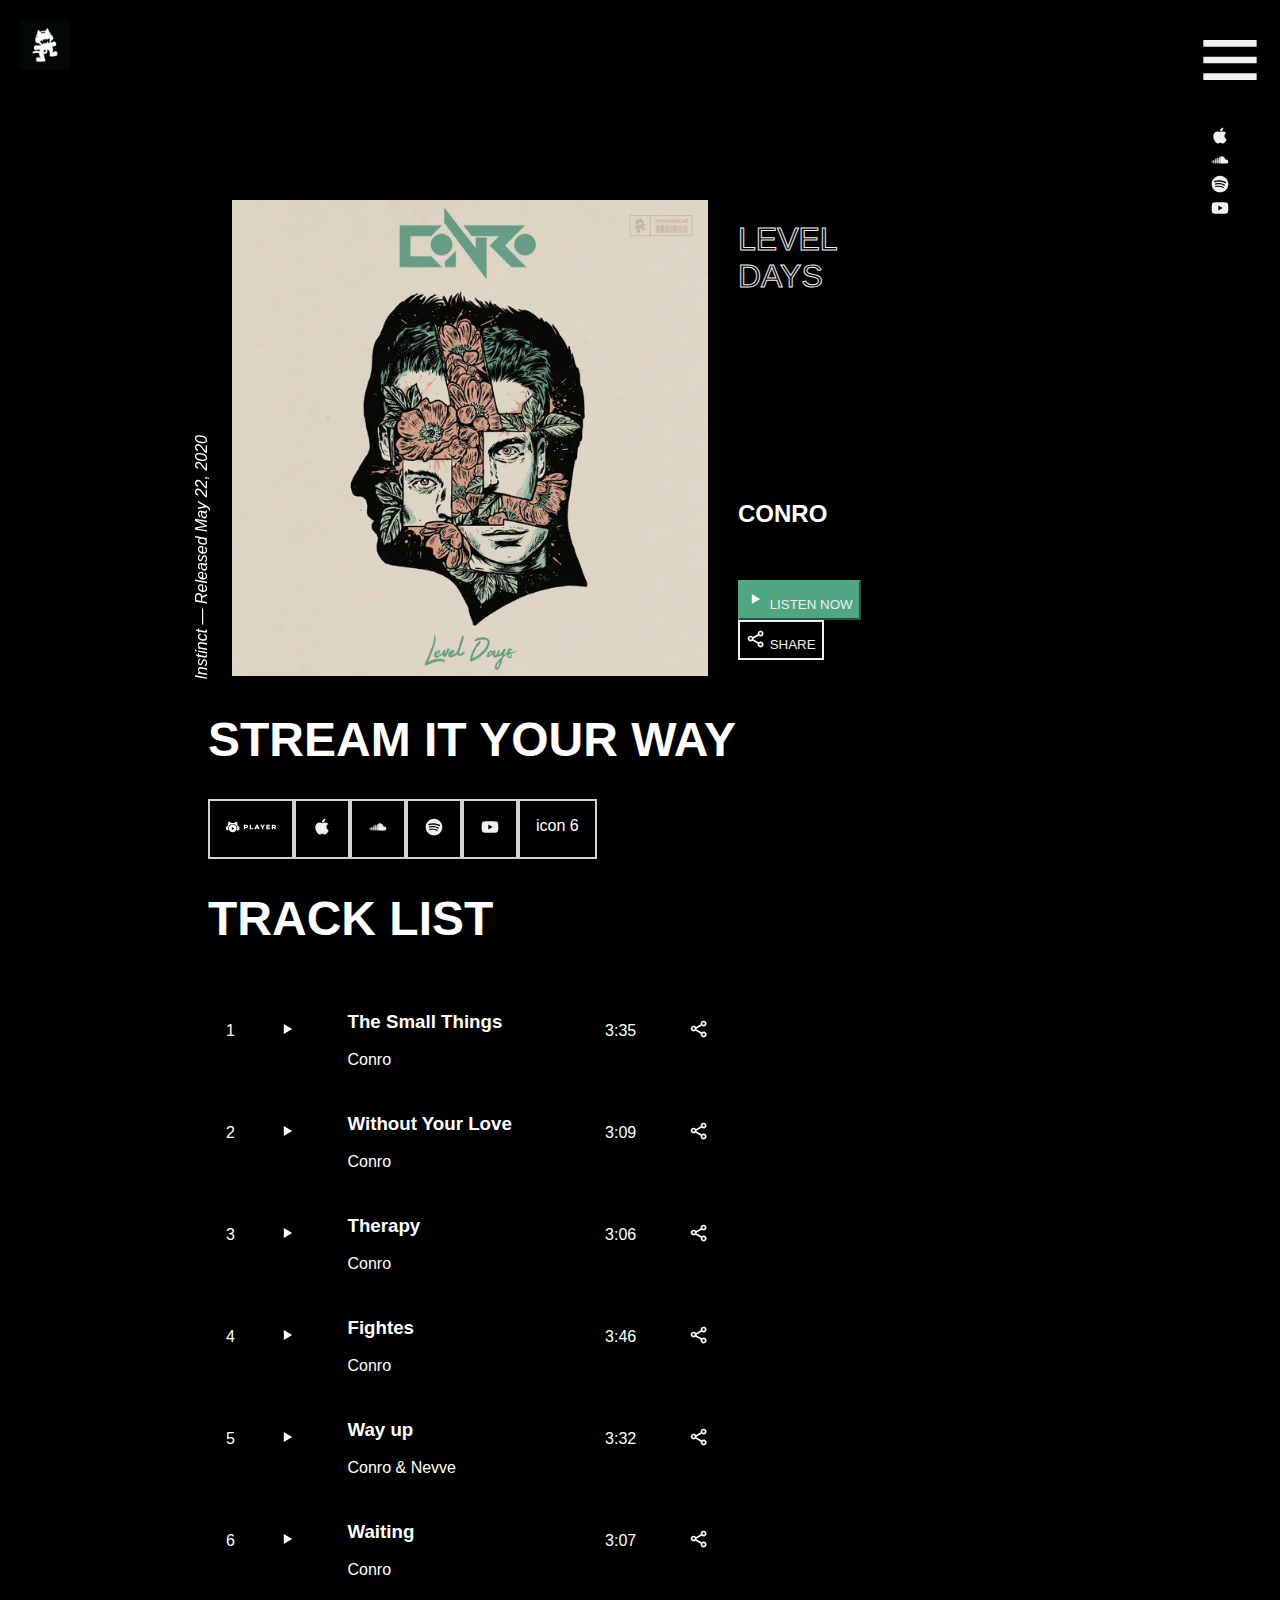
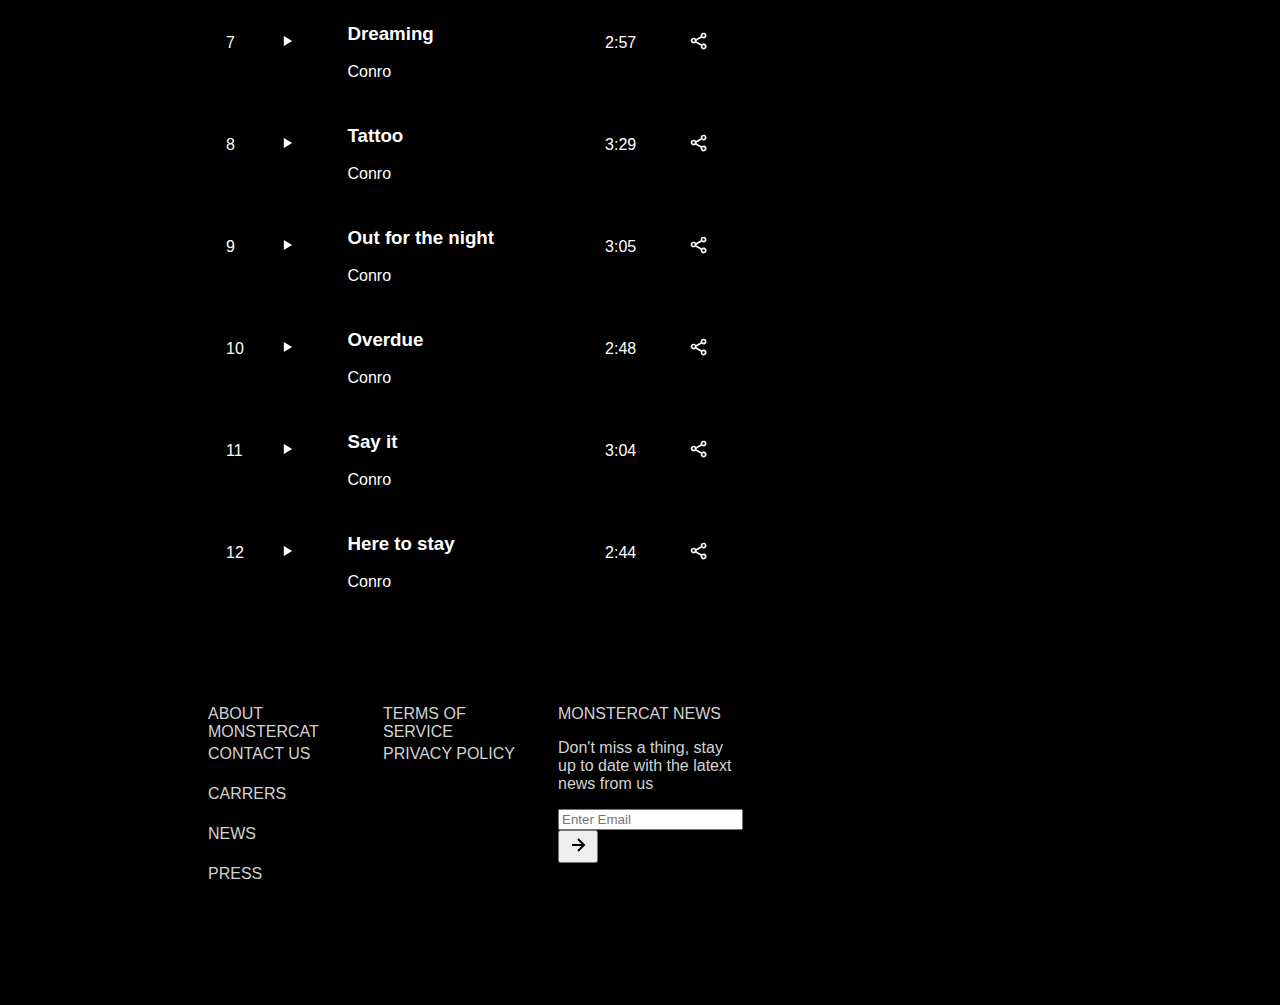
<file: 1_travail/index.html>
<!DOCTYPE html>
<html lang="fr">
    <head>
        <meta name="viewport" content="width=device-width, initial-scale=1.0" />
        <meta http-equiv="Content-Type" content="text/html; charset=UTF-8">
        <meta charset="UTF-8">
        <title>Level Days - TP1b_rlabbelatreille</title>
        
        <link rel="stylesheet" href="css/style.css">
    </head>
    <body>
        <div class="background-poster" style="background-image: url('https://cdx.monstercat.com?encoding=webp&amp;url=https%3A%2F%2Fwww.monstercat.com%2Frelease%2FMCLP017%2Fcover%3F2ee434f2-4499-4c30-a937-4aec2b4ac1fc&amp;width=1024')"></div>
        
        <div class="contenu">
            <header class="entete">
            <div class="entete_nav">
                <a class="entete_logo"><img class="logo" src="../2_originaux/Images_bannières/monstercat-logo.webp"></a>
                
                <div class="nav_list">
                    <ul>
                        <li>
                            <a href="">
                                <svg xmlns="http://www.w3.org/2000/svg" viewBox="0 0 24 24" class="icon"><path d="M19.665 16.811a10.316 10.316 0 0 1-1.021 1.837c-.537.767-.978 1.297-1.316 1.592-.525.482-1.089.73-1.692.744-.432 0-.954-.123-1.562-.373-.61-.249-1.17-.371-1.683-.371-.537 0-1.113.122-1.73.371-.616.25-1.114.381-1.495.393-.577.025-1.154-.229-1.729-.764-.367-.32-.826-.87-1.377-1.648-.59-.829-1.075-1.794-1.455-2.891-.407-1.187-.611-2.335-.611-3.447 0-1.273.275-2.372.826-3.292a4.857 4.857 0 0 1 1.73-1.751 4.65 4.65 0 0 1 2.34-.662c.46 0 1.063.142 1.81.422s1.227.422 1.436.422c.158 0 .689-.167 1.593-.498.853-.307 1.573-.434 2.163-.384 1.6.129 2.801.759 3.6 1.895-1.43.867-2.137 2.08-2.123 3.637.012 1.213.453 2.222 1.317 3.023a4.33 4.33 0 0 0 1.315.863c-.106.307-.218.6-.336.882zM15.998 2.38c0 .95-.348 1.838-1.039 2.659-.836.976-1.846 1.541-2.941 1.452a2.955 2.955 0 0 1-.021-.36c0-.913.396-1.889 1.103-2.688.352-.404.8-.741 1.343-1.009.542-.264 1.054-.41 1.536-.435.013.128.019.255.019.381z"/></svg>
                            </a>
                        </li>
                        <li>
                            <a href="">
                                <svg xmlns="http://www.w3.org/2000/svg" viewBox="0 0 24 24" class="icon"><path d="M2.971 12.188c-.041 0-.078.038-.083.082l-.194 1.797.194 1.756c.005.049.042.082.083.082s.075-.033.084-.082l.211-1.756-.225-1.797c0-.046-.037-.082-.074-.082m-.75.691c-.051 0-.076.03-.088.079l-.138 1.109.138 1.092c0 .046.037.078.075.078.039 0 .073-.038.087-.087l.176-1.1-.176-1.112c0-.051-.037-.076-.075-.076m1.526-1.025c-.052 0-.1.039-.1.087l-.176 2.139.188 2.051c0 .049.037.1.099.1.052 0 .089-.051.102-.1l.211-2.064-.211-2.126c-.013-.049-.052-.1-.102-.1m.79-.075c-.063 0-.114.051-.126.113l-.161 2.201.177 2.123c.012.063.061.114.122.114.064 0 .113-.051.125-.124l.201-2.113-.201-2.187a.11.11 0 0 0-.111-.112l-.026-.015zm.962.301a.128.128 0 0 0-.133-.125.134.134 0 0 0-.137.125l-.182 2.026.169 2.138a.13.13 0 0 0 .132.131c.062 0 .123-.055.123-.132l.189-2.139-.189-2.036.028.012zm.674-1.426a.154.154 0 0 0-.148.15l-.176 3.3.156 2.139c0 .077.066.137.15.137.078 0 .145-.074.15-.15l.174-2.137-.173-3.313c-.007-.088-.074-.152-.15-.152m.8-.762a.178.178 0 0 0-.17.163l-.15 4.063.138 2.125c0 .1.075.174.163.174.086 0 .161-.074.174-.174l.162-2.125-.161-4.052c-.013-.1-.088-.175-.175-.175m.826-.372c-.102 0-.176.073-.188.173l-.139 4.4.139 2.102c.012.1.086.188.188.188a.193.193 0 0 0 .187-.188l.163-2.102-.164-4.4c0-.1-.087-.188-.188-.188m1.038.038a.196.196 0 0 0-.199-.199.205.205 0 0 0-.201.199l-.125 4.538.124 2.089c.015.111.101.199.214.199s.201-.088.201-.199l.136-2.089-.136-4.55-.014.012zm.625-.111c-.113 0-.213.1-.213.211l-.125 4.439.125 2.063c0 .125.1.213.213.213a.221.221 0 0 0 .214-.224l.125-2.064-.14-4.428c0-.122-.1-.225-.225-.225m.838.139a.236.236 0 0 0-.237.237l-.086 4.29.113 2.063c0 .124.1.231.236.231.125 0 .227-.1.237-.237l.101-2.038-.112-4.265c-.01-.137-.113-.238-.237-.238m.988-.786a.27.27 0 0 0-.139-.037c-.05 0-.1.013-.137.037a.25.25 0 0 0-.125.214v.05l-.086 5.044.096 2.043v.007c.006.05.024.112.06.15.05.051.12.086.196.086a.28.28 0 0 0 .175-.074.262.262 0 0 0 .076-.188l.013-.201.097-1.838-.113-5.075a.24.24 0 0 0-.111-.199l-.002-.019zm.837-.457a.155.155 0 0 0-.124-.052.283.283 0 0 0-.174.052.265.265 0 0 0-.1.201v.023l-.114 5.513.063 1.014.052.988a.274.274 0 0 0 .548-.012l.125-2.013-.125-5.536a.273.273 0 0 0-.138-.231m7.452 3.15c-.336 0-.663.072-.949.193a4.34 4.34 0 0 0-5.902-3.651c-.188.075-.227.151-.238.301v7.812a.31.31 0 0 0 .275.29h6.827a2.428 2.428 0 0 0 2.45-2.438 2.457 2.457 0 0 0-2.45-2.463"/></svg>
                            </a>
                        </li>
                        <li>
                            <svg xmlns="http://www.w3.org/2000/svg" viewBox="0 0 24 24" class="icon"><path d="M12.01 2.019c-5.495 0-9.991 4.496-9.991 9.991 0 5.494 4.496 9.99 9.991 9.99 5.494 0 9.99-4.496 9.99-9.99 0-5.495-4.446-9.991-9.99-9.991zm4.595 14.436c-.199.299-.549.4-.85.201-2.349-1.45-5.296-1.75-8.793-.951-.348.102-.648-.148-.748-.449-.101-.35.149-.648.45-.749 3.795-.85 7.093-.499 9.69 1.1.35.149.4.548.251.848zm1.2-2.747c-.251.349-.7.499-1.051.249-2.697-1.646-6.792-2.148-9.939-1.148-.398.101-.85-.1-.949-.498-.101-.402.1-.852.499-.952 3.646-1.098 8.143-.548 11.239 1.351.3.149.45.648.201.998zm.099-2.799c-3.197-1.897-8.542-2.097-11.59-1.146a.938.938 0 0 1-1.148-.6.937.937 0 0 1 .599-1.151c3.547-1.049 9.392-.85 13.089 1.351.449.249.599.849.349 1.298-.25.35-.849.498-1.299.248z"/></svg>
                        </li>
                        <li>
                            <svg xmlns="http://www.w3.org/2000/svg" viewBox="0 0 24 24" class="icon"><path d="M21.593 7.203a2.506 2.506 0 0 0-1.762-1.766C18.265 5.007 12 5 12 5s-6.264-.007-7.831.404a2.56 2.56 0 0 0-1.766 1.778c-.413 1.566-.417 4.814-.417 4.814s-.004 3.264.406 4.814c.23.857.905 1.534 1.763 1.765 1.582.43 7.83.437 7.83.437s6.265.007 7.831-.403a2.515 2.515 0 0 0 1.767-1.763c.414-1.565.417-4.812.417-4.812s.02-3.265-.407-4.831zM9.996 15.005l.005-6 5.207 3.005-5.212 2.995z"/></svg>
                        </li>
                    </ul>
                </div>
                <nav class="entete_menu">
                    <a class="burger_premier" href="index_burger.html">
                        <svg xmlns="http://www.w3.org/2000/svg" class="icon burger_poignee" viewBox="0 0 24 24">
                            <path d="M4 6h16v2H4zm0 5h16v2H4zm0 5h16v2H4z"></path>
                        </svg>
                    </a>
                    
                </nav>
            </div>
            </header>
            <div class="bandeau">
                <div class="div_bannière">
                    <div class="text_90o">Instinct — Released May 22, 2020</div>
                    <img class="image_album" src="../2_originaux/Images_bannières/600.webp">      
                </div>
                <div class="bandeau_conteneur">
                    <h1 class="bandeau_titre">LEVEL DAYS</h1>
                    <div class="bandeau_auteur"><h2>CONRO</h2> </div>
                    <div class="bandeau_lien">  
                        <button class="green_button">
                            <svg xmlns="http://www.w3.org/2000/svg" class="play_button icon"  viewBox="0 0 24 24" style="fill: rgb(255, 255, 255) ;"><path d="M7 6v12l10-6z"></path></svg>
                            LISTEN NOW
                        </button> 
                        <button class="hollow_button">
                            <label>
                                <svg xmlns="http://www.w3.org/2000/svg" class="share_button icon"  viewBox="0 0 24 24" style="fill: rgb(255, 255, 255);"><path d="M5.5 15a3.51 3.51 0 0 0 2.36-.93l6.26 3.58a3.06 3.06 0 0 0-.12.85 3.53 3.53 0 1 0 1.14-2.57l-6.26-3.58a2.74 2.74 0 0 0 .12-.76l6.15-3.52A3.49 3.49 0 1 0 14 5.5a3.35 3.35 0 0 0 .12.85L8.43 9.6A3.5 3.5 0 1 0 5.5 15zm12 2a1.5 1.5 0 1 1-1.5 1.5 1.5 1.5 0 0 1 1.5-1.5zm0-13A1.5 1.5 0 1 1 16 5.5 1.5 1.5 0 0 1 17.5 4zm-12 6A1.5 1.5 0 1 1 4 11.5 1.5 1.5 0 0 1 5.5 10z"></path></svg>
                                SHARE
                            </label>
                        </button>
                    </div>
                </div>   
            </div>

            
            <section class="streaming">
                <h1 class="section_titre">STREAM IT YOUR WAY</h1>
                <div class="streaming_list">
                    <div>
                        <a href="">
                            <svg class="position-relative p-xxsmall p-tablet-none player" height="40px" viewBox="834 153 2279 487" xmlns="http://www.w3.org/2000/svg">
                            <path fill="white" d="M1446.4,445.6c-0.8-24.3-4.5-47.1-19.5-63c-14.1-15-34.3-22.6-57-21.6c-2.3,0.1-3.8,0.1-5.2-1.1
                            c-3.6-62.8-16.1-147.6-32.4-187.1c-5.1-16.5-26.1-26.1-40.3-14.9c-25.8,14.9-57.2,38.6-83.1,61.9c-18.1-4.5-37.5-7.2-58.1-8
                            c-0.8,0-1.6-0.1-2.4-0.1l-5.9-0.1v-0.1l-2.3,0.1l-2.3-0.1v0.1l-5.9,0.1c-0.8,0-1.6,0-2.4,0.1c-20.6,0.7-40,3.4-58.1,8
                            c-25.9-23.3-57.4-47-83.1-61.9c-14.2-11.2-35.2-1.6-40.3,14.9C932,212.3,919.5,297,915.8,359.8c-1.4,1.2-2.9,1.2-5.1,1.1
                            c-22.7-1-42.9,6.7-57,21.6c-14.9,15.8-18.7,38.7-19.5,63c-0.5,15.2-0.5,20.5,2.4,41c4.7,33.4,28.7,60.2,61.8,63.1
                            c5.8,0.5,11.6,0.7,17.5,0.7c4.6,0,9.3-0.1,14-0.2c5-0.1,10.2-0.2,15.6-0.2c7.2,0,11.8-7.4,8.8-13.8c-4.5-9.5-8.2-18.9-11.3-28.2
                            c-2.7-8.3-4.9-16.6-6.4-24.7c-0.2-0.9-0.3-1.8-0.5-2.7c-5.2-29.6-3-58.5,6.6-87.4c13.1-39.4,37.2-72.4,71.5-98.2
                            c34.2-25.6,76.6-39.8,119.3-40h6.7h6.7c42.8,0.1,85.2,14.4,119.3,40c34.3,25.7,58.4,58.7,71.5,98.2c9.5,28.6,11.8,57.2,6.8,86.5
                            c-0.4,2.5-0.9,4.9-1.4,7.4c-1.7,8.1-4,16.2-6.8,24.4c-2.8,8.2-6.2,16.5-10.2,24.9c-3,6.4,1.7,13.8,8.8,13.8c5.4,0,10.6,0.1,15.6,0.2
                            c4.8,0.1,9.4,0.2,14,0.2c5.9,0,11.7-0.1,17.5-0.7c33-2.9,57-29.7,61.8-63.1C1446.9,466.1,1446.9,460.7,1446.4,445.6z"></path>
                        <g>
                        <path fill="white" d="M1140.4,277.9c-100,0-181.1,81.1-181.1,181.1c0,100,81.1,181.1,181.1,181.1c100,0,181.1-81.1,181.1-181.1
                                C1321.5,359,1240.4,277.9,1140.4,277.9z M1188.6,476.5c-23.1,13.7-45.9,27.7-69.7,40c-5.8,3.1-16.5,3.3-21.5-0.2
                                c-4-2.8-5.8-14.6-3.2-19.8c12.2-25.3,10.6-49.3-0.9-74.3c-6-13,1.3-23.2,16.6-23.3c1.4,0.5,5.3,1.5,8.7,3.4
                                c23.5,13.7,46.9,27.5,70.2,41.6C1205.4,453.9,1205.2,466.6,1188.6,476.5z"></path>
                        </g>
                        <path fill="white" d="M1746,290.2c19.2,0,35.8,3.2,50,9.7c14.1,6.3,25,15.3,32.7,27.2c7.7,11.7,11.5,25.5,11.5,41.5c0,15.9-3.8,29.8-11.5,41.5
                            c-7.7,11.7-18.6,20.8-32.7,27.2c-14.1,6.3-30.8,9.4-50,9.4h-27c-5.5,0-9.9,4.4-9.9,9.9v35.6c0,5.5-4.4,9.9-9.9,9.9H1659
                            c-5.5,0-9.9-4.4-9.9-9.9V300.1c0-5.5,4.4-9.9,9.9-9.9H1746z M1742.4,399.5c12.3,0,21.6-2.6,27.9-7.9c6.3-5.5,9.4-13.1,9.4-23
                            c0-9.9-3.1-17.6-9.4-23c-6.3-5.5-15.5-8.2-27.9-8.2h-23.4c-5.5,0-9.9,4.4-9.9,9.9v42.3c0,5.5,4.4,9.9,9.9,9.9H1742.4z"></path>
                        <path fill="white" d="M1914.8,300.1c0-5.5,4.4-9.9,9.9-9.9h40.2c5.5,0,9.9,4.4,9.9,9.9v144.6c0,5.5,4.4,9.9,9.9,9.9h81.4c5.5,0,9.9,4.4,9.9,9.9
                            v27.7c0,5.5-4.4,9.9-9.9,9.9h-141.3c-5.5,0-9.9-4.4-9.9-9.9V300.1z"></path>
                        <path fill="white" d="M2292,467.1c-1.5-3.7-5.1-6.2-9.2-6.2h-76.3c-4,0-7.7,2.4-9.2,6.2l-11.6,28.8c-1.5,3.7-5.1,6.2-9.2,6.2h-39.3
                            c-7.2,0-11.9-7.4-9.1-13.9l84.8-192.1c1.6-3.6,5.1-5.9,9.1-5.9h46.2c3.9,0,7.5,2.3,9.1,5.9l85.1,192.1c2.9,6.5-1.9,13.9-9.1,13.9
                            h-40.5c-4,0-7.7-2.4-9.2-6.2L2292,467.1z M2257.3,416.8c7,0,11.8-7.1,9.2-13.6l-12.6-31.4c-3.3-8.3-15.1-8.3-18.4,0l-12.6,31.4
                            c-2.6,6.5,2.2,13.6,9.2,13.6H2257.3z"></path>
                        <path fill="white" d="M2532.6,423.8c-0.9,1.5-1.4,3.3-1.4,5.1v63.4c0,5.5-4.4,9.9-9.9,9.9h-40.2c-5.5,0-9.9-4.4-9.9-9.9V428
                            c0-1.8-0.5-3.6-1.4-5.1l-70.5-117.7c-3.9-6.6,0.8-15,8.5-15h40.2c3.5,0,6.7,1.8,8.5,4.8l38.9,65.1c3.8,6.4,13.2,6.4,17,0l38.9-65.1
                            c1.8-3,5-4.8,8.5-4.8h35.1c7.7,0,12.4,8.4,8.5,15L2532.6,423.8z"></path>
                        <path fill="white" d="M2832.5,455.8c5.5,0,9.9,4.4,9.9,9.9v26.5c0,5.5-4.4,9.9-9.9,9.9h-150.4c-5.5,0-9.9-4.4-9.9-9.9V300.1
                            c0-5.5,4.4-9.9,9.9-9.9h146.5c5.5,0,9.9,4.4,9.9,9.9v26.5c0,5.5-4.4,9.9-9.9,9.9h-87.1c-5.5,0-9.9,4.4-9.9,9.9v15.9
                            c0,5.5,4.4,9.9,9.9,9.9h74.4c5.5,0,9.9,4.4,9.9,9.9v25c0,5.5-4.4,9.9-9.9,9.9h-74.4c-5.5,0-9.9,4.4-9.9,9.9v18.9
                            c0,5.5,4.4,9.9,9.9,9.9H2832.5z"></path>
                        <path fill="white" d="M3016.7,450.1c-1.8-2.7-4.9-4.3-8.2-4.3h-17.6c-5.5,0-9.9,4.4-9.9,9.9v36.5c0,5.5-4.4,9.9-9.9,9.9H2931
                            c-5.5,0-9.9-4.4-9.9-9.9V300.1c0-5.5,4.4-9.9,9.9-9.9h87c19.2,0,35.8,3.2,50,9.7c14.1,6.3,25,15.3,32.7,27.2
                            c7.7,11.7,11.5,25.5,11.5,41.5c0,15.3-3.6,28.8-10.9,40.3c-5.2,8.3-12,15.3-20.6,21c-5.1,3.4-6.9,10.2-3.5,15.2l28.6,41.6
                            c4.5,6.6-0.2,15.5-8.2,15.5h-40.2c-3.3,0-6.3-1.6-8.2-4.3L3016.7,450.1z M3051.6,368.6c0-9.9-3.1-17.6-9.4-23
                            c-6.3-5.5-15.6-8.2-27.9-8.2h-23.4c-5.5,0-9.9,4.4-9.9,9.9v42.3c0,5.5,4.4,9.9,9.9,9.9h23.4c12.3,0,21.6-2.6,27.9-7.9
                            C3048.5,386.2,3051.6,378.5,3051.6,368.6z"></path></svg>
                        </a>
                    </div>
                    <div>
                        <a href="">
                            <svg xmlns="http://www.w3.org/2000/svg" viewBox="0 0 24 24" class="icon"><path d="M19.665 16.811a10.316 10.316 0 0 1-1.021 1.837c-.537.767-.978 1.297-1.316 1.592-.525.482-1.089.73-1.692.744-.432 0-.954-.123-1.562-.373-.61-.249-1.17-.371-1.683-.371-.537 0-1.113.122-1.73.371-.616.25-1.114.381-1.495.393-.577.025-1.154-.229-1.729-.764-.367-.32-.826-.87-1.377-1.648-.59-.829-1.075-1.794-1.455-2.891-.407-1.187-.611-2.335-.611-3.447 0-1.273.275-2.372.826-3.292a4.857 4.857 0 0 1 1.73-1.751 4.65 4.65 0 0 1 2.34-.662c.46 0 1.063.142 1.81.422s1.227.422 1.436.422c.158 0 .689-.167 1.593-.498.853-.307 1.573-.434 2.163-.384 1.6.129 2.801.759 3.6 1.895-1.43.867-2.137 2.08-2.123 3.637.012 1.213.453 2.222 1.317 3.023a4.33 4.33 0 0 0 1.315.863c-.106.307-.218.6-.336.882zM15.998 2.38c0 .95-.348 1.838-1.039 2.659-.836.976-1.846 1.541-2.941 1.452a2.955 2.955 0 0 1-.021-.36c0-.913.396-1.889 1.103-2.688.352-.404.8-.741 1.343-1.009.542-.264 1.054-.41 1.536-.435.013.128.019.255.019.381z"/></svg>
                        </a>
                    </div>
                    <div>
                        <a href="">
                            <svg xmlns="http://www.w3.org/2000/svg" viewBox="0 0 24 24" class="icon"><path d="M2.971 12.188c-.041 0-.078.038-.083.082l-.194 1.797.194 1.756c.005.049.042.082.083.082s.075-.033.084-.082l.211-1.756-.225-1.797c0-.046-.037-.082-.074-.082m-.75.691c-.051 0-.076.03-.088.079l-.138 1.109.138 1.092c0 .046.037.078.075.078.039 0 .073-.038.087-.087l.176-1.1-.176-1.112c0-.051-.037-.076-.075-.076m1.526-1.025c-.052 0-.1.039-.1.087l-.176 2.139.188 2.051c0 .049.037.1.099.1.052 0 .089-.051.102-.1l.211-2.064-.211-2.126c-.013-.049-.052-.1-.102-.1m.79-.075c-.063 0-.114.051-.126.113l-.161 2.201.177 2.123c.012.063.061.114.122.114.064 0 .113-.051.125-.124l.201-2.113-.201-2.187a.11.11 0 0 0-.111-.112l-.026-.015zm.962.301a.128.128 0 0 0-.133-.125.134.134 0 0 0-.137.125l-.182 2.026.169 2.138a.13.13 0 0 0 .132.131c.062 0 .123-.055.123-.132l.189-2.139-.189-2.036.028.012zm.674-1.426a.154.154 0 0 0-.148.15l-.176 3.3.156 2.139c0 .077.066.137.15.137.078 0 .145-.074.15-.15l.174-2.137-.173-3.313c-.007-.088-.074-.152-.15-.152m.8-.762a.178.178 0 0 0-.17.163l-.15 4.063.138 2.125c0 .1.075.174.163.174.086 0 .161-.074.174-.174l.162-2.125-.161-4.052c-.013-.1-.088-.175-.175-.175m.826-.372c-.102 0-.176.073-.188.173l-.139 4.4.139 2.102c.012.1.086.188.188.188a.193.193 0 0 0 .187-.188l.163-2.102-.164-4.4c0-.1-.087-.188-.188-.188m1.038.038a.196.196 0 0 0-.199-.199.205.205 0 0 0-.201.199l-.125 4.538.124 2.089c.015.111.101.199.214.199s.201-.088.201-.199l.136-2.089-.136-4.55-.014.012zm.625-.111c-.113 0-.213.1-.213.211l-.125 4.439.125 2.063c0 .125.1.213.213.213a.221.221 0 0 0 .214-.224l.125-2.064-.14-4.428c0-.122-.1-.225-.225-.225m.838.139a.236.236 0 0 0-.237.237l-.086 4.29.113 2.063c0 .124.1.231.236.231.125 0 .227-.1.237-.237l.101-2.038-.112-4.265c-.01-.137-.113-.238-.237-.238m.988-.786a.27.27 0 0 0-.139-.037c-.05 0-.1.013-.137.037a.25.25 0 0 0-.125.214v.05l-.086 5.044.096 2.043v.007c.006.05.024.112.06.15.05.051.12.086.196.086a.28.28 0 0 0 .175-.074.262.262 0 0 0 .076-.188l.013-.201.097-1.838-.113-5.075a.24.24 0 0 0-.111-.199l-.002-.019zm.837-.457a.155.155 0 0 0-.124-.052.283.283 0 0 0-.174.052.265.265 0 0 0-.1.201v.023l-.114 5.513.063 1.014.052.988a.274.274 0 0 0 .548-.012l.125-2.013-.125-5.536a.273.273 0 0 0-.138-.231m7.452 3.15c-.336 0-.663.072-.949.193a4.34 4.34 0 0 0-5.902-3.651c-.188.075-.227.151-.238.301v7.812a.31.31 0 0 0 .275.29h6.827a2.428 2.428 0 0 0 2.45-2.438 2.457 2.457 0 0 0-2.45-2.463"/></svg>
                        </a>
                    </div>
                    <div>
                        <svg xmlns="http://www.w3.org/2000/svg" viewBox="0 0 24 24" class="icon"><path d="M12.01 2.019c-5.495 0-9.991 4.496-9.991 9.991 0 5.494 4.496 9.99 9.991 9.99 5.494 0 9.99-4.496 9.99-9.99 0-5.495-4.446-9.991-9.99-9.991zm4.595 14.436c-.199.299-.549.4-.85.201-2.349-1.45-5.296-1.75-8.793-.951-.348.102-.648-.148-.748-.449-.101-.35.149-.648.45-.749 3.795-.85 7.093-.499 9.69 1.1.35.149.4.548.251.848zm1.2-2.747c-.251.349-.7.499-1.051.249-2.697-1.646-6.792-2.148-9.939-1.148-.398.101-.85-.1-.949-.498-.101-.402.1-.852.499-.952 3.646-1.098 8.143-.548 11.239 1.351.3.149.45.648.201.998zm.099-2.799c-3.197-1.897-8.542-2.097-11.59-1.146a.938.938 0 0 1-1.148-.6.937.937 0 0 1 .599-1.151c3.547-1.049 9.392-.85 13.089 1.351.449.249.599.849.349 1.298-.25.35-.849.498-1.299.248z"/></svg>
                    </div>
                    <div>
                        <svg xmlns="http://www.w3.org/2000/svg" viewBox="0 0 24 24" class="icon"><path d="M21.593 7.203a2.506 2.506 0 0 0-1.762-1.766C18.265 5.007 12 5 12 5s-6.264-.007-7.831.404a2.56 2.56 0 0 0-1.766 1.778c-.413 1.566-.417 4.814-.417 4.814s-.004 3.264.406 4.814c.23.857.905 1.534 1.763 1.765 1.582.43 7.83.437 7.83.437s6.265.007 7.831-.403a2.515 2.515 0 0 0 1.767-1.763c.414-1.565.417-4.812.417-4.812s.02-3.265-.407-4.831zM9.996 15.005l.005-6 5.207 3.005-5.212 2.995z"/></svg>
                    </div>
                    <div>icon 6</div>
                </div>
            </section>
            <section class="trackeur">
                <h1 class="section_titre">TRACK LIST</h1>
                <table class="trackeur_table">
                    <tbody>
                        <tr id="track-1" class="track_tr">
                            <td class="track_number">1</td>
                            <td class="track_play">
                                <a class="track_button">
                                    <svg xmlns="http://www.w3.org/2000/svg" class="play_button table_button icon"  viewBox="0 0 24 24"><path d="M7 6v12l10-6z"></path></svg>
                                </a>
                            </td>
                            <td>
                                <div class="track_conteneur">
                                    <h3 class="track_titre">The Small Things</h3> 
                                    <span class="track_auteur">Conro</span>
                                </div>
                            </td>
                            <td class="track_time">3:35</td>
                            <td class="track_share">
                                <svg xmlns="http://www.w3.org/2000/svg" class="share_button table_button icon"  viewBox="0 0 24 24" ><path d="M5.5 15a3.51 3.51 0 0 0 2.36-.93l6.26 3.58a3.06 3.06 0 0 0-.12.85 3.53 3.53 0 1 0 1.14-2.57l-6.26-3.58a2.74 2.74 0 0 0 .12-.76l6.15-3.52A3.49 3.49 0 1 0 14 5.5a3.35 3.35 0 0 0 .12.85L8.43 9.6A3.5 3.5 0 1 0 5.5 15zm12 2a1.5 1.5 0 1 1-1.5 1.5 1.5 1.5 0 0 1 1.5-1.5zm0-13A1.5 1.5 0 1 1 16 5.5 1.5 1.5 0 0 1 17.5 4zm-12 6A1.5 1.5 0 1 1 4 11.5 1.5 1.5 0 0 1 5.5 10z"></path></svg>
                            </td>
                        </tr>
                        <tr id="track-2" class="track_tr">
                            <td class="track_number">2</td>
                            <td class="track_play">
                                <a class="track_button">
                                    <svg xmlns="http://www.w3.org/2000/svg" class="play_button table_button icon"  viewBox="0 0 24 24"><path d="M7 6v12l10-6z"></path></svg>
                                </a>
                            </td>
                            <td>
                                <div class="track_conteneur">
                                    <h3 class="track_titre">Without Your Love</h3> 
                                    <span class="track_auteur">Conro</span>
                                </div>
                            </td>
                            <td class="track_time">3:09</td>
                            <td class="track_share">
                                <svg xmlns="http://www.w3.org/2000/svg" class="share_button table_button icon"  viewBox="0 0 24 24" ><path d="M5.5 15a3.51 3.51 0 0 0 2.36-.93l6.26 3.58a3.06 3.06 0 0 0-.12.85 3.53 3.53 0 1 0 1.14-2.57l-6.26-3.58a2.74 2.74 0 0 0 .12-.76l6.15-3.52A3.49 3.49 0 1 0 14 5.5a3.35 3.35 0 0 0 .12.85L8.43 9.6A3.5 3.5 0 1 0 5.5 15zm12 2a1.5 1.5 0 1 1-1.5 1.5 1.5 1.5 0 0 1 1.5-1.5zm0-13A1.5 1.5 0 1 1 16 5.5 1.5 1.5 0 0 1 17.5 4zm-12 6A1.5 1.5 0 1 1 4 11.5 1.5 1.5 0 0 1 5.5 10z"></path></svg>
                            </td>
                        </tr>
                        <tr id="track-1" class="track_tr">
                            <td class="track_number">3</td>
                            <td class="track_play">
                                <a class="track_button">
                                    <svg xmlns="http://www.w3.org/2000/svg" class="play_button table_button icon"  viewBox="0 0 24 24"><path d="M7 6v12l10-6z"></path></svg>
                                </a>
                            </td>
                            <td>
                                <div class="track_conteneur">
                                    <h3 class="track_titre">Therapy</h3> 
                                    <span class="track_auteur">Conro</span>
                                </div>
                            </td>
                            <td class="track_time">3:06</td>
                            <td class="track_share">
                                <svg xmlns="http://www.w3.org/2000/svg" class="share_button table_button icon"  viewBox="0 0 24 24" ><path d="M5.5 15a3.51 3.51 0 0 0 2.36-.93l6.26 3.58a3.06 3.06 0 0 0-.12.85 3.53 3.53 0 1 0 1.14-2.57l-6.26-3.58a2.74 2.74 0 0 0 .12-.76l6.15-3.52A3.49 3.49 0 1 0 14 5.5a3.35 3.35 0 0 0 .12.85L8.43 9.6A3.5 3.5 0 1 0 5.5 15zm12 2a1.5 1.5 0 1 1-1.5 1.5 1.5 1.5 0 0 1 1.5-1.5zm0-13A1.5 1.5 0 1 1 16 5.5 1.5 1.5 0 0 1 17.5 4zm-12 6A1.5 1.5 0 1 1 4 11.5 1.5 1.5 0 0 1 5.5 10z"></path></svg>
                            </td>
                        </tr>
                        <tr id="track-1" class="track_tr">
                            <td class="track_number">4</td>
                            <td class="track_play">
                                <a class="track_button">
                                    <svg xmlns="http://www.w3.org/2000/svg" class="play_button table_button icon"  viewBox="0 0 24 24"><path d="M7 6v12l10-6z"></path></svg>
                                </a>
                            </td>
                            <td>
                                <div class="track_conteneur">
                                    <h3 class="track_titre">Fightes</h3> 
                                    <span class="track_auteur">Conro</span>
                                </div>
                            </td>
                            <td class="track_time">3:46</td>
                            <td class="track_share">
                                <svg xmlns="http://www.w3.org/2000/svg" class="share_button table_button icon"  viewBox="0 0 24 24" ><path d="M5.5 15a3.51 3.51 0 0 0 2.36-.93l6.26 3.58a3.06 3.06 0 0 0-.12.85 3.53 3.53 0 1 0 1.14-2.57l-6.26-3.58a2.74 2.74 0 0 0 .12-.76l6.15-3.52A3.49 3.49 0 1 0 14 5.5a3.35 3.35 0 0 0 .12.85L8.43 9.6A3.5 3.5 0 1 0 5.5 15zm12 2a1.5 1.5 0 1 1-1.5 1.5 1.5 1.5 0 0 1 1.5-1.5zm0-13A1.5 1.5 0 1 1 16 5.5 1.5 1.5 0 0 1 17.5 4zm-12 6A1.5 1.5 0 1 1 4 11.5 1.5 1.5 0 0 1 5.5 10z"></path></svg>
                            </td>
                        </tr>
                        <tr id="track-1" class="track_tr">
                            <td class="track_number">5</td>
                            <td class="track_play">
                                <a class="track_button">
                                    <svg xmlns="http://www.w3.org/2000/svg" class="play_button table_button icon"  viewBox="0 0 24 24"><path d="M7 6v12l10-6z"></path></svg>
                                </a>
                            </td>
                            <td>
                                <div class="track_conteneur">
                                    <h3 class="track_titre">Way up</h3> 
                                    <span class="track_auteur">Conro & Nevve</span>
                                </div>
                            </td>
                            <td class="track_time">3:32</td>
                            <td class="track_share">
                                <svg xmlns="http://www.w3.org/2000/svg" class="share_button table_button icon"  viewBox="0 0 24 24" ><path d="M5.5 15a3.51 3.51 0 0 0 2.36-.93l6.26 3.58a3.06 3.06 0 0 0-.12.85 3.53 3.53 0 1 0 1.14-2.57l-6.26-3.58a2.74 2.74 0 0 0 .12-.76l6.15-3.52A3.49 3.49 0 1 0 14 5.5a3.35 3.35 0 0 0 .12.85L8.43 9.6A3.5 3.5 0 1 0 5.5 15zm12 2a1.5 1.5 0 1 1-1.5 1.5 1.5 1.5 0 0 1 1.5-1.5zm0-13A1.5 1.5 0 1 1 16 5.5 1.5 1.5 0 0 1 17.5 4zm-12 6A1.5 1.5 0 1 1 4 11.5 1.5 1.5 0 0 1 5.5 10z"></path></svg>
                            </td>
                        </tr>
                        <tr id="track-1" class="track_tr">
                            <td class="track_number">6</td>
                            <td class="track_play">
                                <a class="track_button">
                                    <svg xmlns="http://www.w3.org/2000/svg" class="play_button table_button icon"  viewBox="0 0 24 24"><path d="M7 6v12l10-6z"></path></svg>
                                </a>
                            </td>
                            <td>
                                <div class="track_conteneur">
                                    <h3 class="track_titre">Waiting</h3> 
                                    <span class="track_auteur">Conro</span>
                                </div>
                            </td>
                            <td class="track_time">3:07</td>
                            <td class="track_share">
                                <svg xmlns="http://www.w3.org/2000/svg" class="share_button table_button icon"  viewBox="0 0 24 24" ><path d="M5.5 15a3.51 3.51 0 0 0 2.36-.93l6.26 3.58a3.06 3.06 0 0 0-.12.85 3.53 3.53 0 1 0 1.14-2.57l-6.26-3.58a2.74 2.74 0 0 0 .12-.76l6.15-3.52A3.49 3.49 0 1 0 14 5.5a3.35 3.35 0 0 0 .12.85L8.43 9.6A3.5 3.5 0 1 0 5.5 15zm12 2a1.5 1.5 0 1 1-1.5 1.5 1.5 1.5 0 0 1 1.5-1.5zm0-13A1.5 1.5 0 1 1 16 5.5 1.5 1.5 0 0 1 17.5 4zm-12 6A1.5 1.5 0 1 1 4 11.5 1.5 1.5 0 0 1 5.5 10z"></path></svg>
                            </td>
                        </tr>
                        <tr id="track-1" class="track_tr">
                            <td class="track_number">7</td>
                            <td class="track_play">
                                <a class="track_button">
                                    <svg xmlns="http://www.w3.org/2000/svg" class="play_button table_button icon"  viewBox="0 0 24 24"><path d="M7 6v12l10-6z"></path></svg>
                                </a>
                            </td>
                            <td>
                                <div class="track_conteneur">
                                    <h3 class="track_titre">Dreaming</h3> 
                                    <span class="track_auteur">Conro</span>
                                </div>
                            </td>
                            <td class="track_time">2:57</td>
                            <td class="track_share">
                                <svg xmlns="http://www.w3.org/2000/svg" class="share_button table_button icon"  viewBox="0 0 24 24" ><path d="M5.5 15a3.51 3.51 0 0 0 2.36-.93l6.26 3.58a3.06 3.06 0 0 0-.12.85 3.53 3.53 0 1 0 1.14-2.57l-6.26-3.58a2.74 2.74 0 0 0 .12-.76l6.15-3.52A3.49 3.49 0 1 0 14 5.5a3.35 3.35 0 0 0 .12.85L8.43 9.6A3.5 3.5 0 1 0 5.5 15zm12 2a1.5 1.5 0 1 1-1.5 1.5 1.5 1.5 0 0 1 1.5-1.5zm0-13A1.5 1.5 0 1 1 16 5.5 1.5 1.5 0 0 1 17.5 4zm-12 6A1.5 1.5 0 1 1 4 11.5 1.5 1.5 0 0 1 5.5 10z"></path></svg>
                            </td>
                        </tr>
                        <tr id="track-1" class="track_tr">
                            <td class="track_number">8</td>
                            <td class="track_play">
                                <a class="track_button">
                                    <svg xmlns="http://www.w3.org/2000/svg" class="play_button table_button icon"  viewBox="0 0 24 24"><path d="M7 6v12l10-6z"></path></svg>
                                </a>
                            </td>
                            <td>
                                <div class="track_conteneur">
                                    <h3 class="track_titre">Tattoo</h3> 
                                    <span class="track_auteur">Conro</span>
                                </div>
                            </td>
                            <td class="track_time">3:29</td>
                            <td class="track_share">
                                <svg xmlns="http://www.w3.org/2000/svg" class="share_button table_button icon"  viewBox="0 0 24 24" ><path d="M5.5 15a3.51 3.51 0 0 0 2.36-.93l6.26 3.58a3.06 3.06 0 0 0-.12.85 3.53 3.53 0 1 0 1.14-2.57l-6.26-3.58a2.74 2.74 0 0 0 .12-.76l6.15-3.52A3.49 3.49 0 1 0 14 5.5a3.35 3.35 0 0 0 .12.85L8.43 9.6A3.5 3.5 0 1 0 5.5 15zm12 2a1.5 1.5 0 1 1-1.5 1.5 1.5 1.5 0 0 1 1.5-1.5zm0-13A1.5 1.5 0 1 1 16 5.5 1.5 1.5 0 0 1 17.5 4zm-12 6A1.5 1.5 0 1 1 4 11.5 1.5 1.5 0 0 1 5.5 10z"></path></svg>
                            </td>
                        </tr>
                        <tr id="track-1" class="track_tr">
                            <td class="track_number">9</td>
                            <td class="track_play">
                                <a class="track_button">
                                    <svg xmlns="http://www.w3.org/2000/svg" class="play_button table_button icon"  viewBox="0 0 24 24"><path d="M7 6v12l10-6z"></path></svg>
                                </a>
                            </td>
                            <td>
                                <div class="track_conteneur">
                                    <h3 class="track_titre">Out for the night</h3> 
                                    <span class="track_auteur">Conro</span>
                                </div>
                            </td>
                            <td class="track_time">3:05</td>
                            <td class="track_share">
                                <svg xmlns="http://www.w3.org/2000/svg" class="share_button table_button icon"  viewBox="0 0 24 24" ><path d="M5.5 15a3.51 3.51 0 0 0 2.36-.93l6.26 3.58a3.06 3.06 0 0 0-.12.85 3.53 3.53 0 1 0 1.14-2.57l-6.26-3.58a2.74 2.74 0 0 0 .12-.76l6.15-3.52A3.49 3.49 0 1 0 14 5.5a3.35 3.35 0 0 0 .12.85L8.43 9.6A3.5 3.5 0 1 0 5.5 15zm12 2a1.5 1.5 0 1 1-1.5 1.5 1.5 1.5 0 0 1 1.5-1.5zm0-13A1.5 1.5 0 1 1 16 5.5 1.5 1.5 0 0 1 17.5 4zm-12 6A1.5 1.5 0 1 1 4 11.5 1.5 1.5 0 0 1 5.5 10z"></path></svg>
                            </td>
                        </tr>
                        <tr id="track-1" class="track_tr">
                            <td class="track_number">10</td>
                            <td class="track_play">
                                <a class="track_button">
                                    <svg xmlns="http://www.w3.org/2000/svg" class="play_button table_button icon"  viewBox="0 0 24 24"><path d="M7 6v12l10-6z"></path></svg>
                                </a>
                            </td>
                            <td>
                                <div class="track_conteneur">
                                    <h3 class="track_titre">Overdue</h3> 
                                    <span class="track_auteur">Conro</span>
                                </div>
                            </td>
                            <td class="track_time">2:48</td>
                            <td class="track_share">
                                <svg xmlns="http://www.w3.org/2000/svg" class="share_button table_button icon"  viewBox="0 0 24 24" ><path d="M5.5 15a3.51 3.51 0 0 0 2.36-.93l6.26 3.58a3.06 3.06 0 0 0-.12.85 3.53 3.53 0 1 0 1.14-2.57l-6.26-3.58a2.74 2.74 0 0 0 .12-.76l6.15-3.52A3.49 3.49 0 1 0 14 5.5a3.35 3.35 0 0 0 .12.85L8.43 9.6A3.5 3.5 0 1 0 5.5 15zm12 2a1.5 1.5 0 1 1-1.5 1.5 1.5 1.5 0 0 1 1.5-1.5zm0-13A1.5 1.5 0 1 1 16 5.5 1.5 1.5 0 0 1 17.5 4zm-12 6A1.5 1.5 0 1 1 4 11.5 1.5 1.5 0 0 1 5.5 10z"></path></svg>
                            </td>
                        </tr>
                        <tr id="track-1" class="track_tr">
                            <td class="track_number">11</td>
                            <td class="track_play">
                                <a class="track_button">
                                    <svg xmlns="http://www.w3.org/2000/svg" class="play_button table_button icon"  viewBox="0 0 24 24"><path d="M7 6v12l10-6z"></path></svg>
                                </a>
                            </td>
                            <td>
                                <div class="track_conteneur">
                                    <h3 class="track_titre">Say it</h3> 
                                    <span class="track_auteur">Conro</span>
                                </div>
                            </td>
                            <td class="track_time">3:04</td>
                            <td class="track_share">
                                <svg xmlns="http://www.w3.org/2000/svg" class="share_button table_button icon"  viewBox="0 0 24 24" ><path d="M5.5 15a3.51 3.51 0 0 0 2.36-.93l6.26 3.58a3.06 3.06 0 0 0-.12.85 3.53 3.53 0 1 0 1.14-2.57l-6.26-3.58a2.74 2.74 0 0 0 .12-.76l6.15-3.52A3.49 3.49 0 1 0 14 5.5a3.35 3.35 0 0 0 .12.85L8.43 9.6A3.5 3.5 0 1 0 5.5 15zm12 2a1.5 1.5 0 1 1-1.5 1.5 1.5 1.5 0 0 1 1.5-1.5zm0-13A1.5 1.5 0 1 1 16 5.5 1.5 1.5 0 0 1 17.5 4zm-12 6A1.5 1.5 0 1 1 4 11.5 1.5 1.5 0 0 1 5.5 10z"></path></svg>
                            </td>
                        </tr>
                        <tr id="track-1" class="track_tr">
                            <td class="track_number">12</td>
                            <td class="track_play">
                                <a class="track_button">
                                    <svg xmlns="http://www.w3.org/2000/svg" class="play_button table_button icon"  viewBox="0 0 24 24"><path d="M7 6v12l10-6z"></path></svg>
                                </a>
                            </td>
                            <td>
                                <div class="track_conteneur">
                                    <h3 class="track_titre">Here to stay</h3> 
                                    <span class="track_auteur">Conro</span>
                                </div>
                            </td>
                            <td class="track_time">2:44</td>
                            <td class="track_share">
                                <svg xmlns="http://www.w3.org/2000/svg" class="share_button table_button icon"  viewBox="0 0 24 24" ><path d="M5.5 15a3.51 3.51 0 0 0 2.36-.93l6.26 3.58a3.06 3.06 0 0 0-.12.85 3.53 3.53 0 1 0 1.14-2.57l-6.26-3.58a2.74 2.74 0 0 0 .12-.76l6.15-3.52A3.49 3.49 0 1 0 14 5.5a3.35 3.35 0 0 0 .12.85L8.43 9.6A3.5 3.5 0 1 0 5.5 15zm12 2a1.5 1.5 0 1 1-1.5 1.5 1.5 1.5 0 0 1 1.5-1.5zm0-13A1.5 1.5 0 1 1 16 5.5 1.5 1.5 0 0 1 17.5 4zm-12 6A1.5 1.5 0 1 1 4 11.5 1.5 1.5 0 0 1 5.5 10z"></path></svg>
                            </td>
                        </tr>

                    </tbody>
                </table>
            </section>
            <footer class="footer">
            <div class="footer__nav">
                <div class="div1">ABOUT MONSTERCAT </div>
                <div class="div2">CONTACT US </div>
                <div class="div3">CARRERS </div>
                <div class="div4">NEWS </div>
                <div class="div5">PRESS </div>
                <div class="div6">TERMS OF SERVICE </div>
                <div class="div7">PRIVACY POLICY </div>
                <div class="div8">
                    <span>MONSTERCAT NEWS</span> 
                    <p> Don't miss a thing, stay up to date with the latext news from us</p>
                    <form>
                        <input placeholder="Enter Email" name="email">
                        <button type="submit">
                            <svg xmlns="http://www.w3.org/2000/svg" width="24" height="24" viewBox="0 0 24 24" style="fill: rgba(0, 0, 0, 1)"><path d="m11.293 17.293 1.414 1.414L19.414 12l-6.707-6.707-1.414 1.414L15.586 11H6v2h9.586z"></path></svg>
                        </button>
                    </form>     
                </div>
            </div>
            
        </footer>
        </div>
        
        
        
    </body>
</html>
</file>
<file: 1_travail/css/style.css>
@charset "UTF-8";
/* Général */
* {
  box-sizing: border-box;
  -webkit-font-smoothing: antialiased;
}

html {
  width: 100%;
  padding: 0px 0px 0px 0px;
}

:root {
  color: white;
}

body {
  background-color: rgb(0, 0, 0);
  font-family: "Montserrat", "Helvetica", Arial, sans-serif;
}

.contenu {
  margin-top: 50px;
  margin-left: auto;
  margin-right: auto;
  display: block;
  max-width: 535px;
}
@media (min-width: 760px) {
  .contenu {
    width: 800px;
    margin-top: 100px;
  }
}
@media (min-width: 1000px) {
  .contenu {
    width: auto;
    margin-left: 200px;
    margin-right: 200px;
    margin-top: 200px;
  }
}

h1 {
  font-size: 3em;
}

.background-poster {
  background-image: url("https://cdx.monstercat.com?encoding=webp&amp;url=https%3A%2F%2Fwww.monstercat.com%2Frelease%2FMCLP017%2Fcover%3F2ee434f2-4499-4c30-a937-4aec2b4ac1fc&amp;width=1024");
  filter: blur(5px) brightness(38%);
  width: 100%;
  height: 100%;
  position: absolute;
  top: -1%;
  left: -1%;
  background-position: center;
  background-size: cover;
  z-index: -1;
  -webkit-mask-image: linear-gradient(180deg, black 50%, transparent 100%);
}

.icon {
  width: 20px;
  height: 20px;
  fill: #F1F1F1;
}

.player {
  height: 20px;
  width: 50px;
  fill: #F1F1F1;
}

/* Header et menu nav */
.entete {
  position: fixed;
  width: 100%;
  top: 0px;
  left: 0px;
  right: 0px;
  z-index: 2;
  background-color: black;
}
@media (min-width: 1200px) {
  .entete {
    background: none;
    background-color: none;
  }
}
.entete .entete_nav {
  display: grid;
  background-color: rgb(0, 0, 0);
  grid-template-columns: 70px 1fr 70px;
  justify-content: center;
  width: 2fr;
  padding-top: 20px;
  padding-left: 20px;
  padding-right: 20px;
}
@media (min-width: 1200px) {
  .entete .entete_nav {
    grid-template-rows: 70px 1fr;
    background: none;
    background-color: none;
  }
}

.entete_logo {
  grid-area: 1/1/2/2;
  width: 300px;
}
.entete_logo .logo {
  width: 50px;
  height: 50px;
}

.entete_menu {
  grid-area: 1/3/2/4;
  width: 100px;
  height: 100px;
}

.nav_list {
  grid-area: 1/2/2/3;
  padding-top: 20px;
  padding-left: 20px;
  padding-right: 20px;
  padding-bottom: 20px;
}
@media (min-width: 1200px) {
  .nav_list {
    grid-area: 2/3/3/4;
    padding-top: 20px;
    padding-left: auto;
    padding-right: auto;
    padding-bottom: 20px;
  }
}
.nav_list ul {
  flex-direction: row;
  justify-content: center;
  width: 100%;
  display: flex;
  flex-wrap: wrap;
  list-style: none;
  padding-left: 0px;
}
@media (min-width: 1200px) {
  .nav_list ul {
    flex-direction: column;
  }
}

/* Bon burger */
.burger_premier .burger_poignee {
  width: 80px;
  height: 80px;
}

.burger_page .burger_top .burger_logo {
  width: 180px;
}
.burger_page .burger_top .burger_close {
  position: absolute;
  right: 10%;
}
.burger_page .burger_middle .burger_ul {
  list-style: none;
}
.burger_page .burger_middle .burger_ul .burger_li .burger_h3 {
  color: #F1F1F1;
  text-decoration: none;
}
.burger_page .burger_middle .burger_ul .burger_li .burger_lien {
  text-decoration: none;
  color: #F1F1F1;
}
.burger_page .burger_middle .burger_ul .burger_li ul {
  list-style: none;
}
.burger_page .burger_bottom .burger_list_icon {
  fill: rgb(255, 255, 255);
}

/* Entête */
.bandeau {
  display: grid;
  grid-template-columns: 1fr;
  grid-column-gap: 30px;
  flex-wrap: wrap;
}
@media (min-width: 1000px) {
  .bandeau {
    grid-template-columns: 500px 500px;
  }
}

.div_bannière {
  position: relative;
  width: 100%;
  padding-left: 24px;
  grid-column: 1/1;
}
@media (min-width: 1000px) {
  .div_bannière {
    grid-area: 1/1/1/2;
    width: 100%;
  }
}
.div_bannière .image_album {
  width: 405px;
}
@media (min-width: 660px) {
  .div_bannière .image_album {
    width: 535px;
  }
}
@media (min-width: 1000px) {
  .div_bannière .image_album {
    width: 100%;
  }
}
.div_bannière .text_90o {
  position: absolute;
  left: -15px;
  bottom: 0;
  writing-mode: vertical-lr;
  transform: rotate(180deg);
  font-style: italic;
}

.bandeau_conteneur {
  display: grid;
  width: 40%;
  grid-template-rows: 1fr 100px 100px;
}
@media (min-width: 1000px) {
  .bandeau_conteneur {
    grid-area: 2/2/1/2;
    width: 30%;
  }
}
.bandeau_conteneur .bandeau_titre {
  grid-area: 1/1/1/2;
  font-size: 32px;
  font-weight: 500;
  padding-bottom: 0;
  -webkit-text-stroke-width: 1px;
  -webkit-text-stroke-color: #F1F1F1;
  -webkit-text-fill-color: transparent;
}
@media (min-width: 1000px) {
  .bandeau_conteneur .bandeau_titre {
    padding-top: 2fr;
  }
}
.bandeau_conteneur .bandeau_auteur {
  grid-area: 2/1/2/2;
}
.bandeau_conteneur .bandeau_lien {
  flex-wrap: wrap;
  flex-direction: row;
  grid-area: auto;
  height: 100px;
}

.green_button {
  height: 40px;
  color: #F1F1F1;
  border-color: #50A584;
  background-color: #50A584;
}

.hollow_button {
  height: 40px;
  color: #F1F1F1;
  border: 2px solid #F1F1F1;
  background: transparent;
}

/*Streaming */
.streaming .streaming_list {
  flex-direction: row;
  justify-content: left;
  display: inline-flex;
}
.streaming .streaming_list div {
  padding: 1em;
  border: 2px solid lightgray;
}

/* Table TrackList */
.trackeur_table {
  width: 100%;
  border-color: black;
}
.trackeur_table td {
  padding-left: 1em;
  padding-right: 1em;
  height: 80px;
}
.trackeur_table .track_tr {
  flex-direction: column;
  width: -moz-max-content;
  width: max-content;
  display: table-row;
  height: 100px;
}
.trackeur_table .track_number, .trackeur_table .track_button {
  width: 35px;
}
.trackeur_table .track_button {
  fill: rgb(255, 255, 255);
}
.trackeur_table .table_button {
  display: inline-block;
  text-align: center;
  fill: rgb(255, 255, 255);
}
.trackeur_table .track_time {
  width: auto;
}

/* Footer */
.footer {
  display: flex;
  flex-wrap: wrap;
  margin-top: 100px;
  margin-bottom: 100px;
}
.footer div {
  color: lightgray;
}
.footer .footer__nav {
  display: grid;
  grid-template-columns: 1fr;
  grid-template-rows: repeat(8, 1fr);
  grid-column-gap: 0px;
  grid-row-gap: 0px;
}
.footer .footer__nav div {
  height: 40px;
}
.footer .footer__nav .div1 {
  grid-area: 1/1/2/2;
}
.footer .footer__nav .div2 {
  grid-area: 2/1/3/2;
}
.footer .footer__nav .div3 {
  grid-area: 3/1/4/2;
}
.footer .footer__nav .div4 {
  grid-area: 4/1/5/2;
}
.footer .footer__nav .div5 {
  grid-area: 5/1/6/2;
}
.footer .footer__nav .div6 {
  grid-area: 6/1/7/2;
}
.footer .footer__nav .div7 {
  grid-area: 7/1/8/2;
}
.footer .footer__nav .div8 {
  grid-area: 8/1/9/2;
}
@media (min-width: 1000px) {
  .footer .footer__nav {
    grid-template-columns: repeat(3, 1fr);
    grid-template-rows: repeat(5, 1fr);
    grid-column-gap: 20px;
    grid-row-gap: 0px;
  }
  .footer .footer__nav .div1 {
    grid-area: 1/1/2/2;
  }
  .footer .footer__nav .div2 {
    grid-area: 2/1/3/2;
  }
  .footer .footer__nav .div3 {
    grid-area: 3/1/4/2;
  }
  .footer .footer__nav .div4 {
    grid-area: 4/1/5/2;
  }
  .footer .footer__nav .div5 {
    grid-area: 5/1/6/2;
  }
  .footer .footer__nav .div6 {
    grid-area: 1/2/2/3;
  }
  .footer .footer__nav .div7 {
    grid-area: 2/2/3/3;
  }
  .footer .footer__nav .div8 {
    grid-area: 1/3/6/4;
  }
}
</file>
